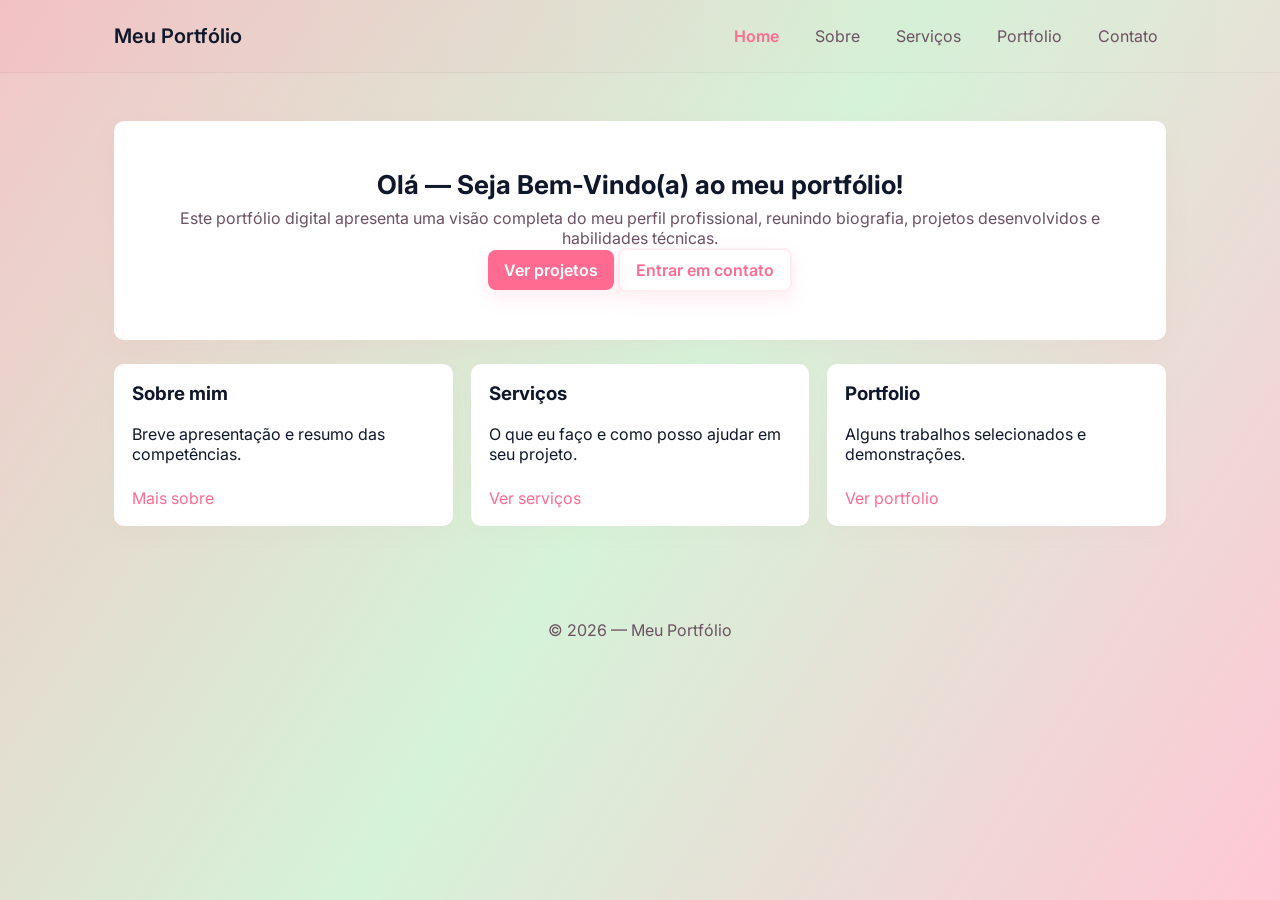
<file: pages/index.html>
<!DOCTYPE html>
<html lang="pt-br">
<head>
    <meta charset="UTF-8">
    <meta name="viewport" content="width=device-width, initial-scale=1.0">
    <title>Home - Programação Web</title>
    <link rel="stylesheet" href="../css/style.css">
</head>
<body>

    <header class="site-header">
        <div class="container">
            <h1 class="logo">Meu Portfólio</h1>
            <nav class="main-nav">
                <a href="index.html" class="active">Home</a>
                <a href="sobre.html">Sobre</a>
                <a href="servicos.html">Serviços</a>
                <a href="portfolio.html">Portfolio</a>
                <a href="contato.html">Contato</a>
            </nav>
        </div>
    </header>

    <main class="container">
        <section class="hero">
            <h2>Olá — Seja Bem-Vindo(a) ao meu portfólio!</h2>
            <p>Este portfólio digital apresenta uma visão completa do meu perfil profissional, reunindo biografia, projetos desenvolvidos e habilidades técnicas.</p>
            <p class="cta-row"><a class="btn" href="portfolio.html">Ver projetos</a> <a class="btn ghost" href="contato.html">Entrar em contato</a></p>
        </section>

        <section class="cards">
            <div class="card">
                <h3>Sobre mim</h3>
                <p>Breve apresentação e resumo das competências.</p>
                <a href="sobre.html" class="link">Mais sobre</a>
            </div>
            <div class="card">
                <h3>Serviços</h3>
                <p>O que eu faço e como posso ajudar em seu projeto.</p>
                <a href="servicos.html" class="link">Ver serviços</a>
            </div>
            <div class="card">
                <h3>Portfolio</h3>
                <p>Alguns trabalhos selecionados e demonstrações.</p>
                <a href="portfolio.html" class="link">Ver portfolio</a>
            </div>
        </section>

    </main>

    <footer class="site-footer">
        <div class="container">&copy; 2026 — Meu Portfólio</div>
    </footer>

</body>
</html>
</file>
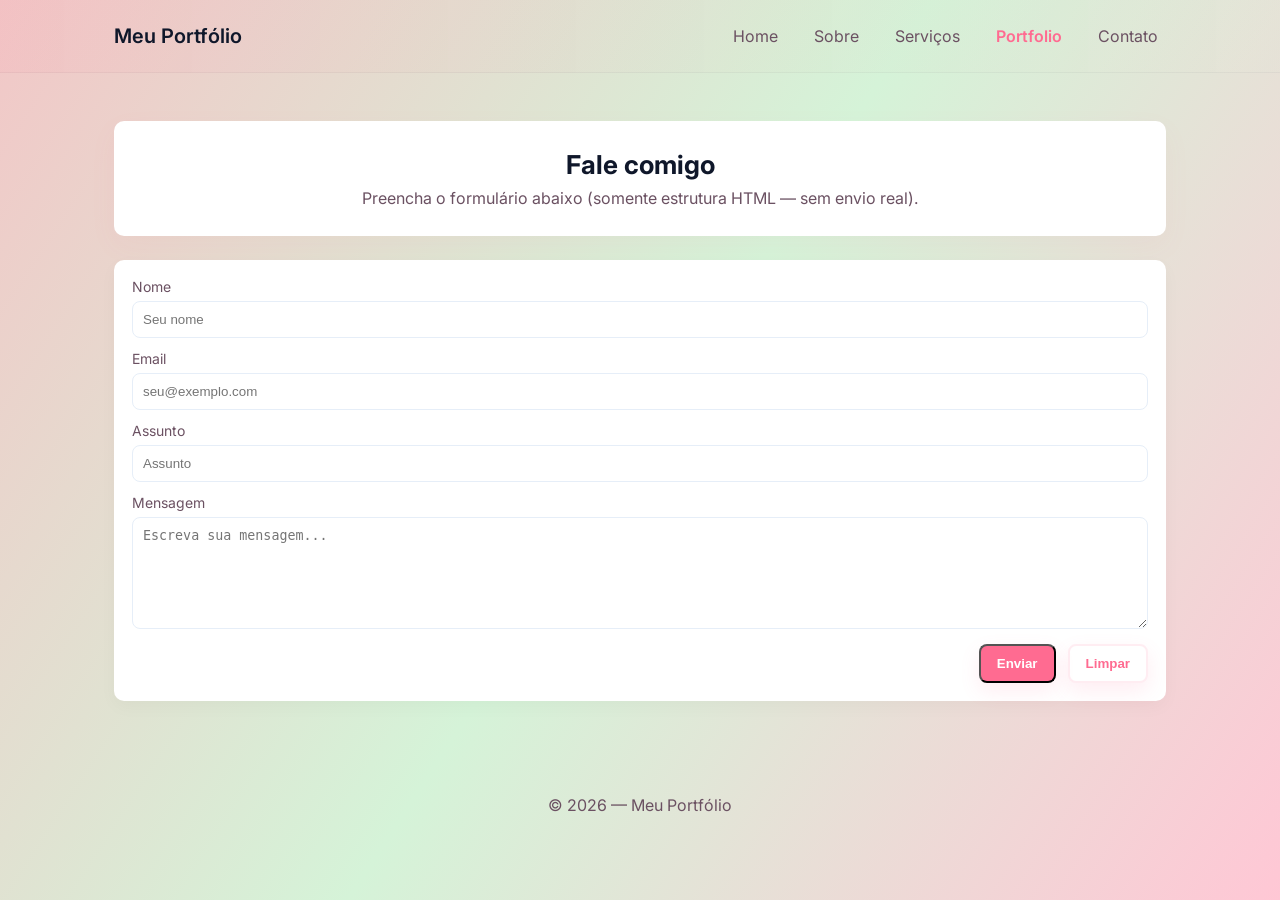
<file: pages/contato.html>
<!DOCTYPE html>
<html lang="pt-br">
<head>
    <meta charset="UTF-8">
    <meta name="viewport" content="width=device-width, initial-scale=1.0">
    <title>Contato - Programação Web</title>
    <link rel="stylesheet" href="../css/style.css">
</head>
<body>

    <header class="site-header">
        <div class="container">
            <h1 class="logo">Meu Portfólio</h1>
            <nav class="main-nav">
                <a href="index.html">Home</a>
                <a href="sobre.html">Sobre</a>
                <a href="servicos.html">Serviços</a>
                <a href="portfolio.html" class="active">Portfolio</a>
                <a href="contato.html">Contato</a>
            </nav>
        </div>
    </header>

    <main class="container">
        <section class="hero small">
            <h2>Fale comigo</h2>
            <p>Preencha o formulário abaixo (somente estrutura HTML — sem envio real).</p>
        </section>

        <section class="contact-card">
            <form class="contact-form" action="#" method="post">
                <label>Nome
                    <input type="text" name="nome" placeholder="Seu nome">
                </label>
                <label>Email
                    <input type="email" name="email" placeholder="seu@exemplo.com">
                </label>
                <label>Assunto
                    <input type="text" name="assunto" placeholder="Assunto">
                </label>
                <label>Mensagem
                    <textarea name="mensagem" rows="6" placeholder="Escreva sua mensagem..."></textarea>
                </label>
                <div class="form-actions">
                    <button type="submit" class="btn">Enviar</button>
                    <button type="reset" class="btn ghost">Limpar</button>
                </div>
            </form>
        </section>
    </main>

    <footer class="site-footer">
        <div class="container">&copy; 2026 — Meu Portfólio</div>
    </footer>
    
</body>
</html>
</file>
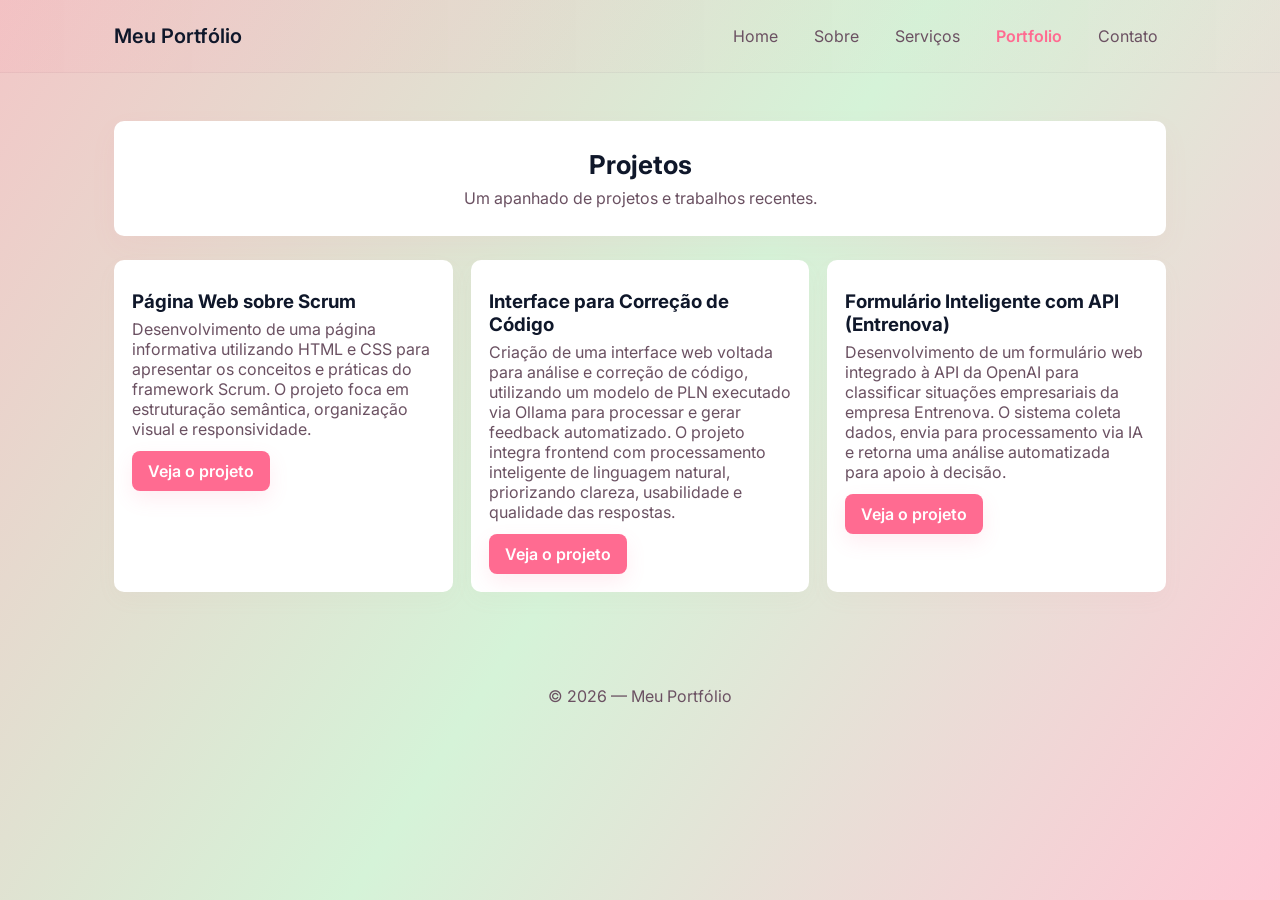
<file: pages/portfolio.html>
<!DOCTYPE html>
<html lang="pt-br">
<head>
    <meta charset="UTF-8">
    <meta name="viewport" content="width=device-width, initial-scale=1.0">
    <title>Portfolio - Programação Web</title>
    <link rel="stylesheet" href="../css/style.css">
</head>
<body>
    <header class="site-header">
        <div class="container">
            <h1 class="logo">Meu Portfólio</h1>
            <nav class="main-nav">
                <a href="index.html">Home</a>
                <a href="sobre.html">Sobre</a>
                <a href="servicos.html">Serviços</a>
                <a href="portfolio.html" class="active">Portfolio</a>
                <a href="contato.html">Contato</a>
            </nav>
        </div>
    </header>

    <main class="container">
        <section class="hero small">
            <h2>Projetos</h2>
            <p>Um apanhado de projetos e trabalhos recentes.</p>
        </section>

        <section class="grid projects">
            <article class="card project">
                <h3>Página Web sobre Scrum</h3>
                <p>Desenvolvimento de uma página informativa utilizando HTML e CSS para apresentar os conceitos e práticas do framework Scrum.
                O projeto foca em estruturação semântica, organização visual e responsividade.</p>
                <a class="btn" href="https://github.com/HerrBriz/API-OsPythonOn" target="_blank" rel="noopener noreferrer">Veja o projeto</a>
            </article>
            <article class="card project">
                <h3>Interface para Correção de Código</h3>
                <p>Criação de uma interface web voltada para análise e correção de código, utilizando um modelo de PLN executado via Ollama para processar e gerar feedback automatizado.
                O projeto integra frontend com processamento inteligente de linguagem natural, priorizando clareza, usabilidade e qualidade das respostas.</p>
                <a class="btn" href="https://github.com/HerrBriz/API2" target="_blank" rel="noopener noreferrer">Veja o projeto</a>
            </article>
            <article class="card project">
                <h3>Formulário Inteligente com API (Entrenova)</h3>
                <p>Desenvolvimento de um formulário web integrado à API da OpenAI para classificar situações empresariais da empresa Entrenova.
                O sistema coleta dados, envia para processamento via IA e retorna uma análise automatizada para apoio à decisão.</p>
                <a class="btn" href="https://github.com/HerrBriz/API3" target="_blank" rel="noopener noreferrer">Veja o projeto</a>
            </article>
        </section>
    </main>

    <footer class="site-footer">
        <div class="container">&copy; 2026 — Meu Portfólio</div>
    </footer>
    
</body>
</html>
</file>
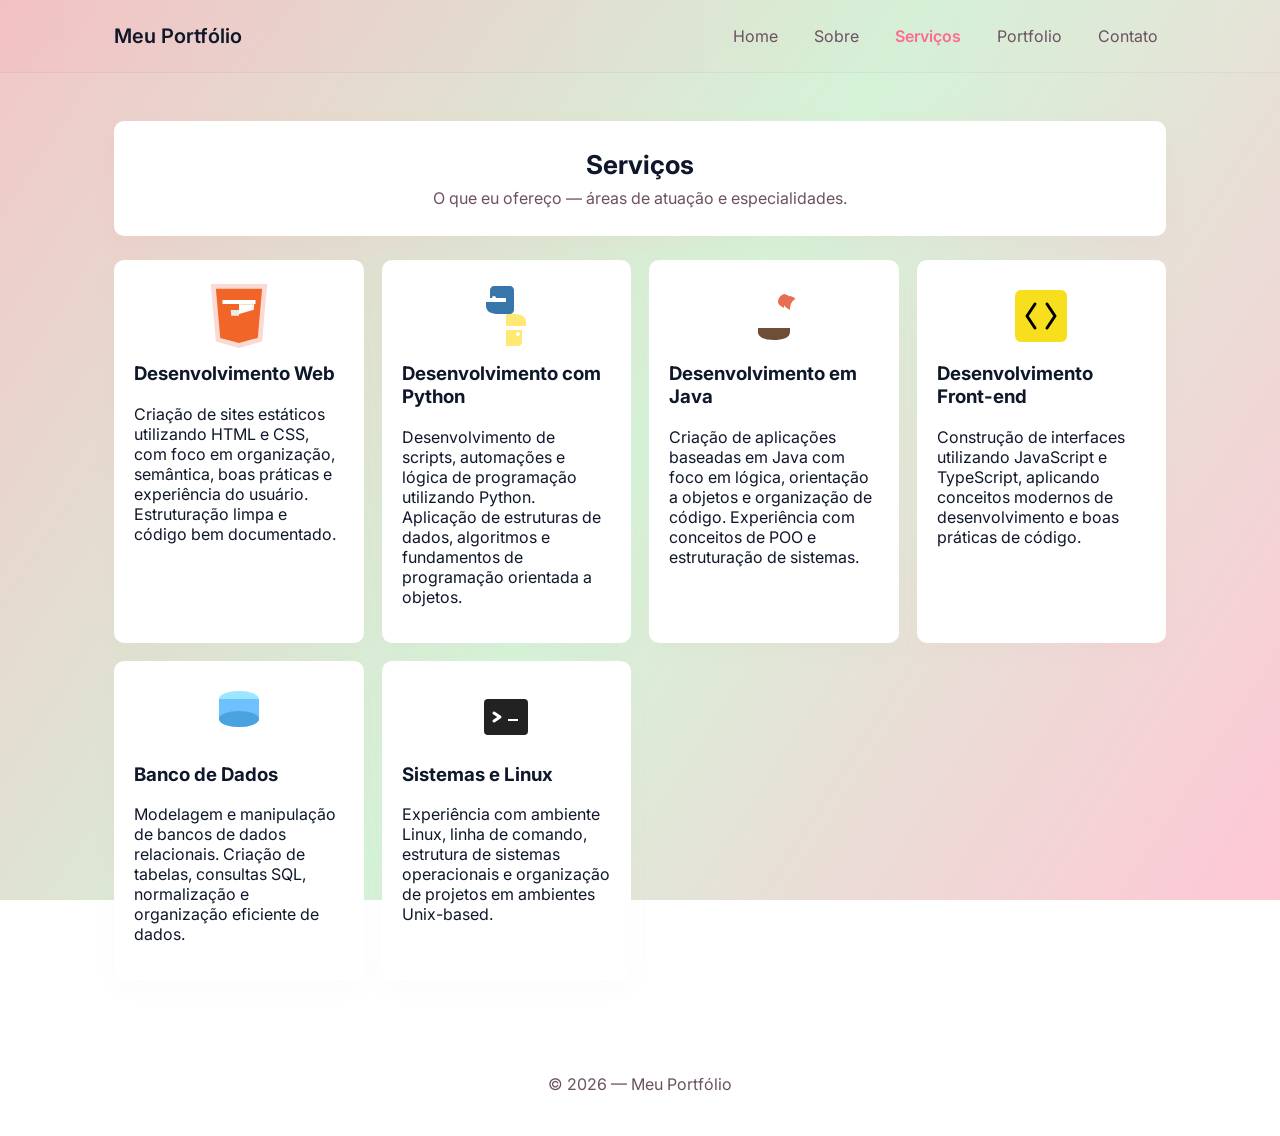
<file: pages/servicos.html>
<!DOCTYPE html>
<html lang="pt-br">
<head>
    <meta charset="UTF-8">
    <meta name="viewport" content="width=device-width, initial-scale=1.0">
    <title>Serviços - Programação Web</title>
    <link rel="stylesheet" href="../css/style.css">
</head>
<body>

    <header class="site-header">
        <div class="container">
            <h1 class="logo">Meu Portfólio</h1>
            <nav class="main-nav">
                <a href="index.html">Home</a>
                <a href="sobre.html">Sobre</a>
                <a href="servicos.html" class="active">Serviços</a>
                <a href="portfolio.html">Portfolio</a>
                <a href="contato.html">Contato</a>
            </nav>
        </div>
    </header>

    <main class="container">
        <section class="hero small">
            <h2>Serviços</h2>
            <p>O que eu ofereço — áreas de atuação e especialidades.</p>
        </section>

        <section class="grid services">
            <div class="card service">
                <div class="service-icon">
                    <!-- HTML5 icon -->
                    <svg viewBox="0 0 512 512" xmlns="http://www.w3.org/2000/svg" aria-hidden="true">
                        <path fill="#E44D26" d="M71 460L30 0h452l-41 460-185 52" opacity="0.2"/>
                        <path fill="#F16529" d="M256 472l150-41 35-393H71l35 393z"/>
                        <path fill="#EBEBEB" d="M256 208h-66l4 46h62v-46zm0 0"/>
                        <path fill="#fff" d="M256 208v-46h122l-4 44-118 33v-31zM124 128h264v32H124z"/>
                    </svg>
                </div>
                <h3>Desenvolvimento Web</h3>
                <p>Criação de sites estáticos utilizando HTML e CSS, com foco em organização, semântica, boas práticas e experiência do usuário. Estruturação limpa e código bem documentado.</p>
            </div>
            <div class="card service">
                <div class="service-icon">
                    <!-- Python icon (simplified) -->
                    <svg viewBox="0 0 64 64" xmlns="http://www.w3.org/2000/svg" aria-hidden="true">
                        <path fill="#3776AB" d="M32 2h-12c-2 0-4 2-4 4v8h16v4H12v4c0 6 6 8 12 8h12c2 0 4-2 4-4V6c0-2-2-4-4-4H32z"/>
                        <circle cx="20" cy="14" r="2" fill="#fff"/>
                        <path fill="#FFE873" d="M32 62h12c2 0 4-2 4-4V46H32v-4h20v-4c0-6-6-8-12-8H32V62z"/>
                        <circle cx="44" cy="50" r="2" fill="#fff"/>
                    </svg>
                </div>
                <h3>Desenvolvimento com Python</h3>
                <p>Desenvolvimento de scripts, automações e lógica de programação utilizando Python. Aplicação de estruturas de dados, algoritmos e fundamentos de programação orientada a objetos.</p>
            </div>
            <div class="card service">
                <div class="service-icon">
                    <!-- Java coffee cup icon -->
                    <svg viewBox="0 0 64 64" xmlns="http://www.w3.org/2000/svg" aria-hidden="true">
                        <path fill="#6f4e37" d="M16 44h32v4c0 6-8 8-16 8s-16-2-16-8v-4z"/>
                        <path fill="#e76f51" d="M48 12s-6 2-6 8c0 2 2 4 6 6 0 0 0-8 4-10s-4-4-4-4zM42 10s-6 2-6 8c0 2 2 4 6 6 0 0 0-8 4-10s-4-4-4-4z"/>
                    </svg>
                </div>
                <h3>Desenvolvimento em Java</h3>
                <p>Criação de aplicações baseadas em Java com foco em lógica, orientação a objetos e organização de código. Experiência com conceitos de POO e estruturação de sistemas.</p>
            </div>
            <div class="card service">
                <div class="service-icon">
                    <!-- Front-end / JS icon (brackets) -->
                    <svg viewBox="0 0 64 64" xmlns="http://www.w3.org/2000/svg" aria-hidden="true">
                        <rect x="6" y="6" width="52" height="52" rx="6" fill="#F7DF1E"/>
                        <path d="M26 20l-8 12 8 12" fill="none" stroke="#000" stroke-width="3" stroke-linecap="round" stroke-linejoin="round"/>
                        <path d="M38 20l8 12-8 12" fill="none" stroke="#000" stroke-width="3" stroke-linecap="round" stroke-linejoin="round"/>
                    </svg>
                </div>
                <h3>Desenvolvimento Front-end</h3>
                <p>Construção de interfaces utilizando JavaScript e TypeScript, aplicando conceitos modernos de desenvolvimento e boas práticas de código.</p>
            </div>
            <div class="card service">
                <div class="service-icon">
                    <!-- Database cylinder icon -->
                    <svg viewBox="0 0 64 64" xmlns="http://www.w3.org/2000/svg" aria-hidden="true">
                        <ellipse cx="32" cy="14" rx="20" ry="8" fill="#9be7ff"/>
                        <path d="M12 14v20c0 4.4 9 8 20 8s20-3.6 20-8V14" fill="#6ec1ff"/>
                        <ellipse cx="32" cy="34" rx="20" ry="8" fill="#4aa3e0"/>
                    </svg>
                </div>
                <h3>Banco de Dados</h3>
                <p>Modelagem e manipulação de bancos de dados relacionais. Criação de tabelas, consultas SQL, normalização e organização eficiente de dados.</p>
            </div>
            <div class="card service">
                <div class="service-icon">
                    <!-- Linux / terminal icon -->
                    <svg viewBox="0 0 64 64" xmlns="http://www.w3.org/2000/svg" aria-hidden="true">
                        <rect x="10" y="14" width="44" height="36" rx="4" fill="#222"/>
                        <path d="M20 28l6 4-6 4" fill="none" stroke="#fff" stroke-width="3" stroke-linecap="round" stroke-linejoin="round"/>
                        <rect x="34" y="34" width="10" height="2" fill="#fff"/>
                    </svg>
                </div>
                <h3>Sistemas e Linux</h3>
                <p>Experiência com ambiente Linux, linha de comando, estrutura de sistemas operacionais e organização de projetos em ambientes Unix-based.</p>
            </div>
        </section>
    </main>

    <footer class="site-footer">
        <div class="container">&copy; 2026 — Meu Portfólio</div>
    </footer>
    
</body>
</html>
</file>
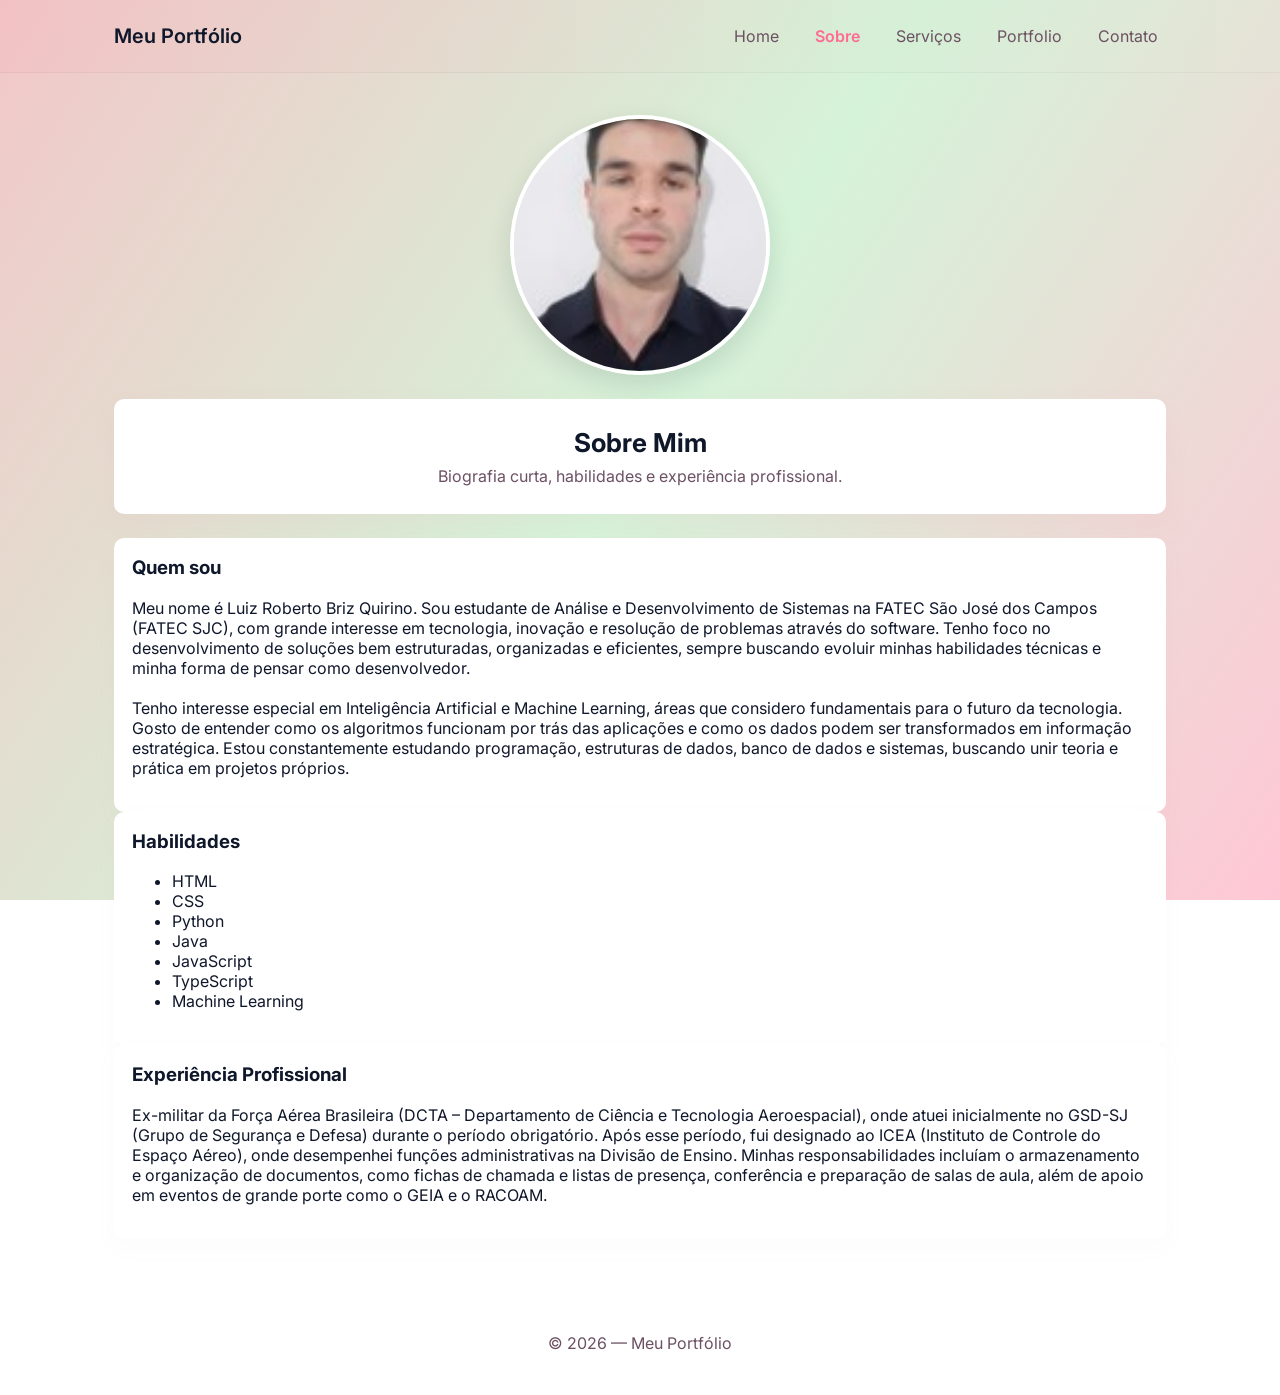
<file: pages/sobre.html>
<!DOCTYPE html>
<html lang="pt-br">
<head>
    <meta charset="UTF-8">
    <meta name="viewport" content="width=device-width, initial-scale=1.0">
    <title>Sobre - Programação Web</title>
    <link rel="stylesheet" href="../css/style.css">
</head>
<body>

    <header class="site-header">
        <div class="container">
            <h1 class="logo">Meu Portfólio</h1>
            <nav class="main-nav">
                <a href="index.html">Home</a>
                <a href="sobre.html" class="active">Sobre</a>
                <a href="servicos.html">Serviços</a>
                <a href="portfolio.html">Portfolio</a>
                <a href="contato.html">Contato</a>
            </nav>
        </div>
    </header>

    <main class="container">
        <img src="../img/ich.jpg" alt="Foto de Luiz" class="profile-photo">
        <section class="hero small">
            <h2>Sobre Mim</h2>
            <p>Biografia curta, habilidades e experiência profissional.</p>
        </section>

        <section class="about">
            <div class="card profile">
                <h3>Quem sou</h3>
                <p>Meu nome é Luiz Roberto Briz Quirino. Sou estudante de Análise e Desenvolvimento de Sistemas na FATEC São José dos Campos (FATEC SJC), com grande interesse em tecnologia, inovação e resolução de problemas através do software. Tenho foco no desenvolvimento de soluções bem estruturadas, organizadas e eficientes, sempre buscando evoluir minhas habilidades técnicas e minha forma de pensar como desenvolvedor.
                <br><br>Tenho interesse especial em Inteligência Artificial e Machine Learning, áreas que considero fundamentais para o futuro da tecnologia. Gosto de entender como os algoritmos funcionam por trás das aplicações e como os dados podem ser transformados em informação estratégica. Estou constantemente estudando programação, estruturas de dados, banco de dados e sistemas, buscando unir teoria e prática em projetos próprios.</p>
            </div>
            <div class="card skills">
                <h3>Habilidades</h3>
                <ul>
                    <li>HTML</li>
                    <li>CSS</li>
                    <li>Python</li>
                    <li>Java</li>
                    <li>JavaScript</li>
                    <li>TypeScript</li>
                    <li>Machine Learning</li>
                </ul>
            </div>
            <div class="card profile">
                <h3>Experiência Profissional</h3>
                <p>Ex-militar da Força Aérea Brasileira (DCTA – Departamento de Ciência e Tecnologia Aeroespacial), onde atuei inicialmente no GSD-SJ (Grupo de Segurança e Defesa) durante o período obrigatório.
                Após esse período, fui designado ao ICEA (Instituto de Controle do Espaço Aéreo), onde desempenhei funções administrativas na Divisão de Ensino.
                Minhas responsabilidades incluíam o armazenamento e organização de documentos, como fichas de chamada e listas de presença, conferência e preparação de salas de aula, além de apoio em eventos de grande porte como o GEIA e o RACOAM.
                </p>
            </div>
        </section>

    </main>

    <footer class="site-footer">
        <div class="container">&copy; 2026 — Meu Portfólio</div>
    </footer>

</body>
</html>
</file>
<file: css/style.css>
@import url('https://fonts.googleapis.com/css2?family=Inter:wght@300;400;600;700&display=swap');

:root{
	--bg:#fff8fa; /* muito claro, toque rosado */
	--card:#ffffff;
	--accent:#FF6B91; /* rosa cereja */
	--accent-2:#FFB7C5; /* rosa claro */
	--mint:#D5F3D8; /* verde claro */
	--soft:#F2C7C7; /* rosa suave */
	--muted:#6b5162; /* tom neutro legível */
	--radius:10px;
	--max-width:1100px;
}

*{box-sizing:border-box}

/* garante que o gradiente preencha toda a página e não repita */
html, body{height:100%}
body{
	margin:0;
	font-family:Inter, system-ui, -apple-system, 'Segoe UI', Roboto, 'Helvetica Neue', Arial;
	background: linear-gradient(123deg, rgba(242, 199, 199, 1) 0%, rgba(213, 243, 216, 1) 50%, rgba(255, 199, 213, 1) 100%);
	background-repeat:no-repeat;
	background-attachment:fixed;
	background-size:cover;
	color:#0f172a;
	-webkit-font-smoothing:antialiased;
}
.container{max-width:var(--max-width);margin:0 auto;padding:24px}

.site-header{background:linear-gradient(90deg, rgba(255,107,145,0.06), rgba(213,243,216,0.02));border-bottom:1px solid rgba(15,23,42,0.04)}
.site-header .container{display:flex;align-items:center;justify-content:space-between}
.logo{margin:0;font-size:20px;font-weight:600}
.main-nav a{margin-left:16px;color:var(--muted);text-decoration:none;padding:8px;border-radius:6px;transition:all .22s ease}
.main-nav a:hover{color:var(--accent);background:rgba(255,107,145,0.08);transform:translateY(-2px)}
.main-nav a.active{color:var(--accent);font-weight:600}

.hero{background:var(--card);padding:48px;border-radius:var(--radius);box-shadow:0 10px 28px rgba(255,107,145,0.05);text-align:center;margin:24px 0}
.hero.small{padding:28px}
.hero h2{margin:0 0 8px;font-size:26px}
.hero p{margin:0;color:var(--muted)}
.cta-row{margin-top:16px}

.btn{display:inline-block;padding:10px 16px;background:var(--accent);color:#fff;border-radius:8px;text-decoration:none;font-weight:600;box-shadow:0 8px 20px rgba(255,107,145,0.12);transition:transform .18s ease,box-shadow .18s ease,background .18s ease}
.btn:hover{transform:translateY(-4px);box-shadow:0 14px 30px rgba(255,107,145,0.14)}
.btn.ghost{background:transparent;color:var(--accent);border:2px solid rgba(255,107,145,0.12)}

.cards{display:grid;grid-template-columns:repeat(auto-fit,minmax(220px,1fr));gap:18px;margin-top:18px}
.card{background:var(--card);padding:18px;border-radius:10px;box-shadow:0 8px 22px rgba(205,144,160,0.04);transition:transform .22s ease,box-shadow .22s ease}
.card:hover{transform:translateY(-6px);box-shadow:0 18px 40px rgba(205,144,160,0.08)}
.card h3{margin-top:0}
.card .link{display:inline-block;margin-top:8px;color:var(--accent);text-decoration:none}

.grid{display:grid;gap:18px}
.projects{grid-template-columns:repeat(auto-fit,minmax(220px,1fr));}
.project .thumb{height:140px;background:linear-gradient(135deg, var(--soft), var(--mint));border-radius:8px;display:flex;align-items:center;justify-content:center;font-weight:700;color:#2f2b2f;box-shadow:inset 0 -20px 40px rgba(255,183,197,0.08);overflow:hidden;position:relative}
.project .thumb::after{content:"";position:absolute;inset:0;background:linear-gradient(90deg, rgba(255,255,255,0.06), transparent);mix-blend-mode:soft-light}
.project h3{margin:12px 0 6px}
.project p{margin:0;color:var(--muted)}
.project.card{overflow:hidden}
.project:hover{transform:translateY(-6px);transition:all .25s ease}

/* Espaçamento para botão dentro dos cards de projeto */
.project .btn{margin-top:12px;display:inline-block}

.services{grid-template-columns:repeat(auto-fit,minmax(220px,1fr))}
.service{padding:20px}

/* Ícones dos serviços: espaço acima do título e dimensionamento */
.service .service-icon{display:flex;align-items:center;justify-content:center;margin-bottom:10px;height:72px}
.service .service-icon svg{width:64px;height:64px;display:block}
.service h3{margin-top:6px}

@media (max-width:720px){
	.service .service-icon{height:56px}
	.service .service-icon svg{width:48px;height:48px}
	.service h3{font-size:16px}
}

.contact-card{margin-top:18px;padding:18px;background:var(--card);border-radius:10px;box-shadow:0 6px 18px rgba(15,23,42,0.03)}
.contact-form label{display:block;margin-bottom:12px;color:var(--muted);font-size:14px}
.contact-form input,.contact-form textarea{width:100%;padding:10px;border:1px solid #e6eef8;border-radius:8px;margin-top:6px}
.form-actions{display:flex;gap:12px;justify-content:flex-end;margin-top:8px}
.btn.shadow{box-shadow:0 6px 12px rgba(255,107,145,0.12)}

.site-footer{padding:18px 0;margin-top:28px;color:var(--muted);text-align:center}

/* Animações sutis */
@keyframes floaty {
  0%{transform:translateY(0)}
  50%{transform:translateY(-6px)}
  100%{transform:translateY(0)}
}
.project .thumb{animation:floaty 6s ease-in-out infinite}

/* Pequenos ajustes responsivos */
@media (max-width:720px){
	.site-header .container{flex-direction:column;align-items:flex-start}
	.main-nav{margin-top:10px}
	.hero{padding:26px}
	.project .thumb{height:120px}
}

/* Dimensões e formatacao da foto */
.profile-photo{
	width:260px;
	height:260px;
	border-radius:50%;
	object-fit:cover;
	display:block;
	margin:18px auto 12px;
	border:4px solid #ffffff;
	box-shadow:0 10px 26px rgba(15,23,42,0.12);
}

@media (max-width:720px){
	.profile-photo{width:120px;height:120px;margin:14px auto 10px}
}
</file>
